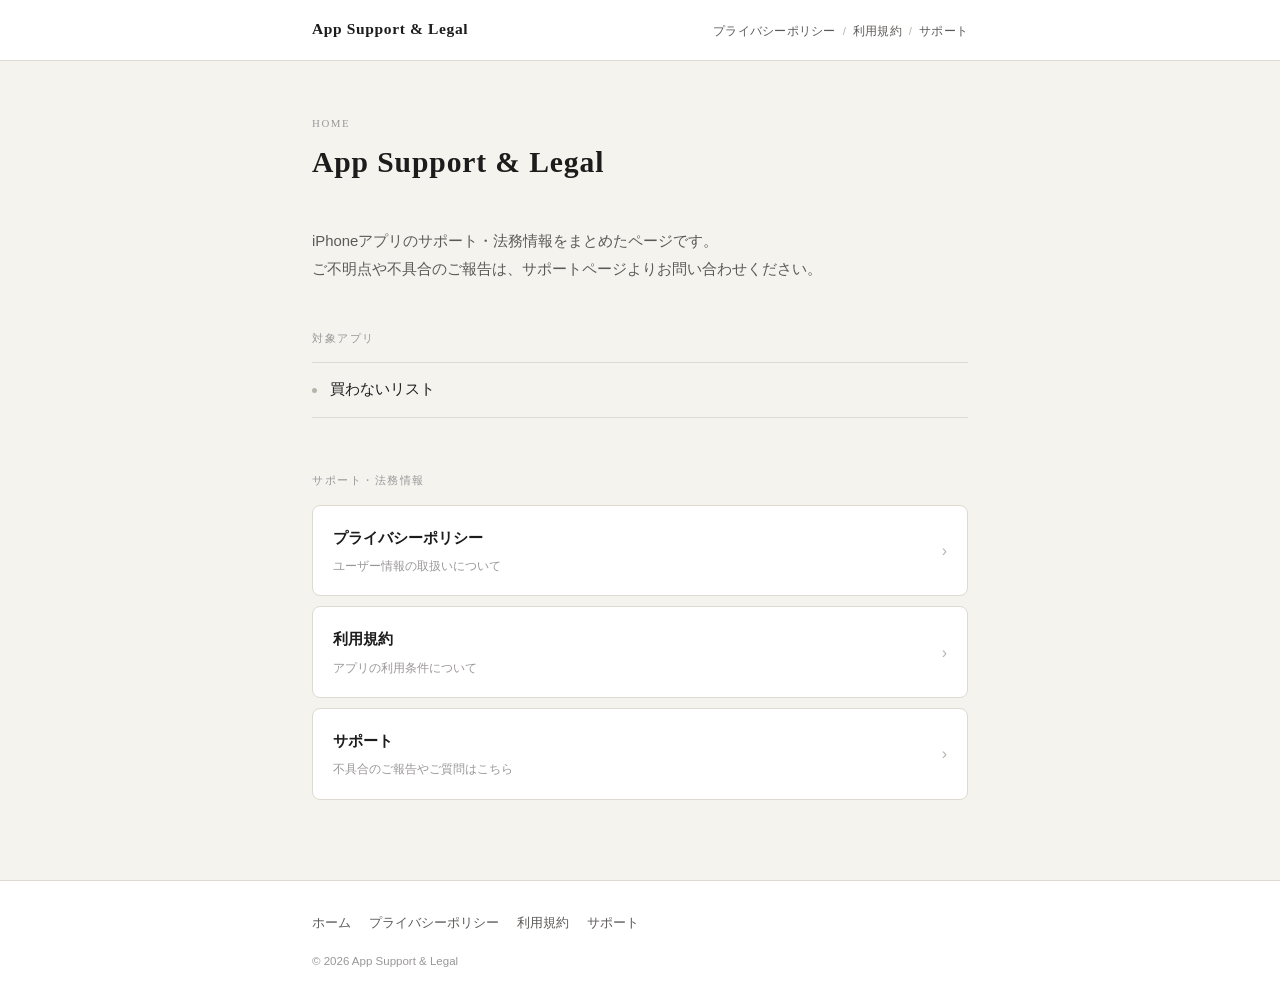
<file: index.html>
<!DOCTYPE html>
<html lang="ja">
<head>
  <meta charset="UTF-8">
  <meta name="viewport" content="width=device-width, initial-scale=1.0">
  <meta name="description" content="個人開発iPhoneアプリのサポート・法務情報ページです。プライバシーポリシー、利用規約、お問い合わせ先をご確認いただけます。">
  <title>App Support &amp; Legal</title>
  <link rel="stylesheet" href="style.css">
</head>
<body>

  <header class="site-header">
    <div class="container header-inner">
      <a href="index.html" class="site-logo">App Support &amp; Legal</a>
      <nav aria-label="サイトナビゲーション">
        <ul class="header-nav-list">
          <li><a href="privacy.html">プライバシーポリシー</a></li>
          <li><a href="terms.html">利用規約</a></li>
          <li><a href="support.html">サポート</a></li>
        </ul>
      </nav>
    </div>
  </header>

  <main>
    <div class="container">

      <div class="page-heading">
        <p class="page-eyebrow">Home</p>
        <h1>App Support &amp; Legal</h1>
      </div>

      <p class="lead-text">
        iPhoneアプリのサポート・法務情報をまとめたページです。<br>
        ご不明点や不具合のご報告は、サポートページよりお問い合わせください。
      </p>

      <!-- 対象アプリ：アプリの追加・削除は <li> を編集してください -->
      <p class="section-label">対象アプリ</p>
      <ul class="app-list">
        <li><span class="dot" aria-hidden="true"></span>買わないリスト</li>
      </ul>

      <p class="section-label">サポート・法務情報</p>
      <nav aria-label="ページ一覧">
        <div class="card-group">
          <a href="privacy.html" class="page-card">
            <div class="card-info">
              <span class="card-title">プライバシーポリシー</span>
              <span class="card-hint">ユーザー情報の取扱いについて</span>
            </div>
            <span class="arrow" aria-hidden="true">›</span>
          </a>
          <a href="terms.html" class="page-card">
            <div class="card-info">
              <span class="card-title">利用規約</span>
              <span class="card-hint">アプリの利用条件について</span>
            </div>
            <span class="arrow" aria-hidden="true">›</span>
          </a>
          <a href="support.html" class="page-card">
            <div class="card-info">
              <span class="card-title">サポート</span>
              <span class="card-hint">不具合のご報告やご質問はこちら</span>
            </div>
            <span class="arrow" aria-hidden="true">›</span>
          </a>
        </div>
      </nav>

    </div>
  </main>

  <footer class="site-footer">
    <div class="container">
      <nav aria-label="フッターナビゲーション">
        <ul class="footer-nav">
          <li><a href="index.html">ホーム</a></li>
          <li><a href="privacy.html">プライバシーポリシー</a></li>
          <li><a href="terms.html">利用規約</a></li>
          <li><a href="support.html">サポート</a></li>
        </ul>
      </nav>
      <p class="footer-copy">&copy; 2026 App Support &amp; Legal</p>
    </div>
  </footer>

</body>
</html>
</file>
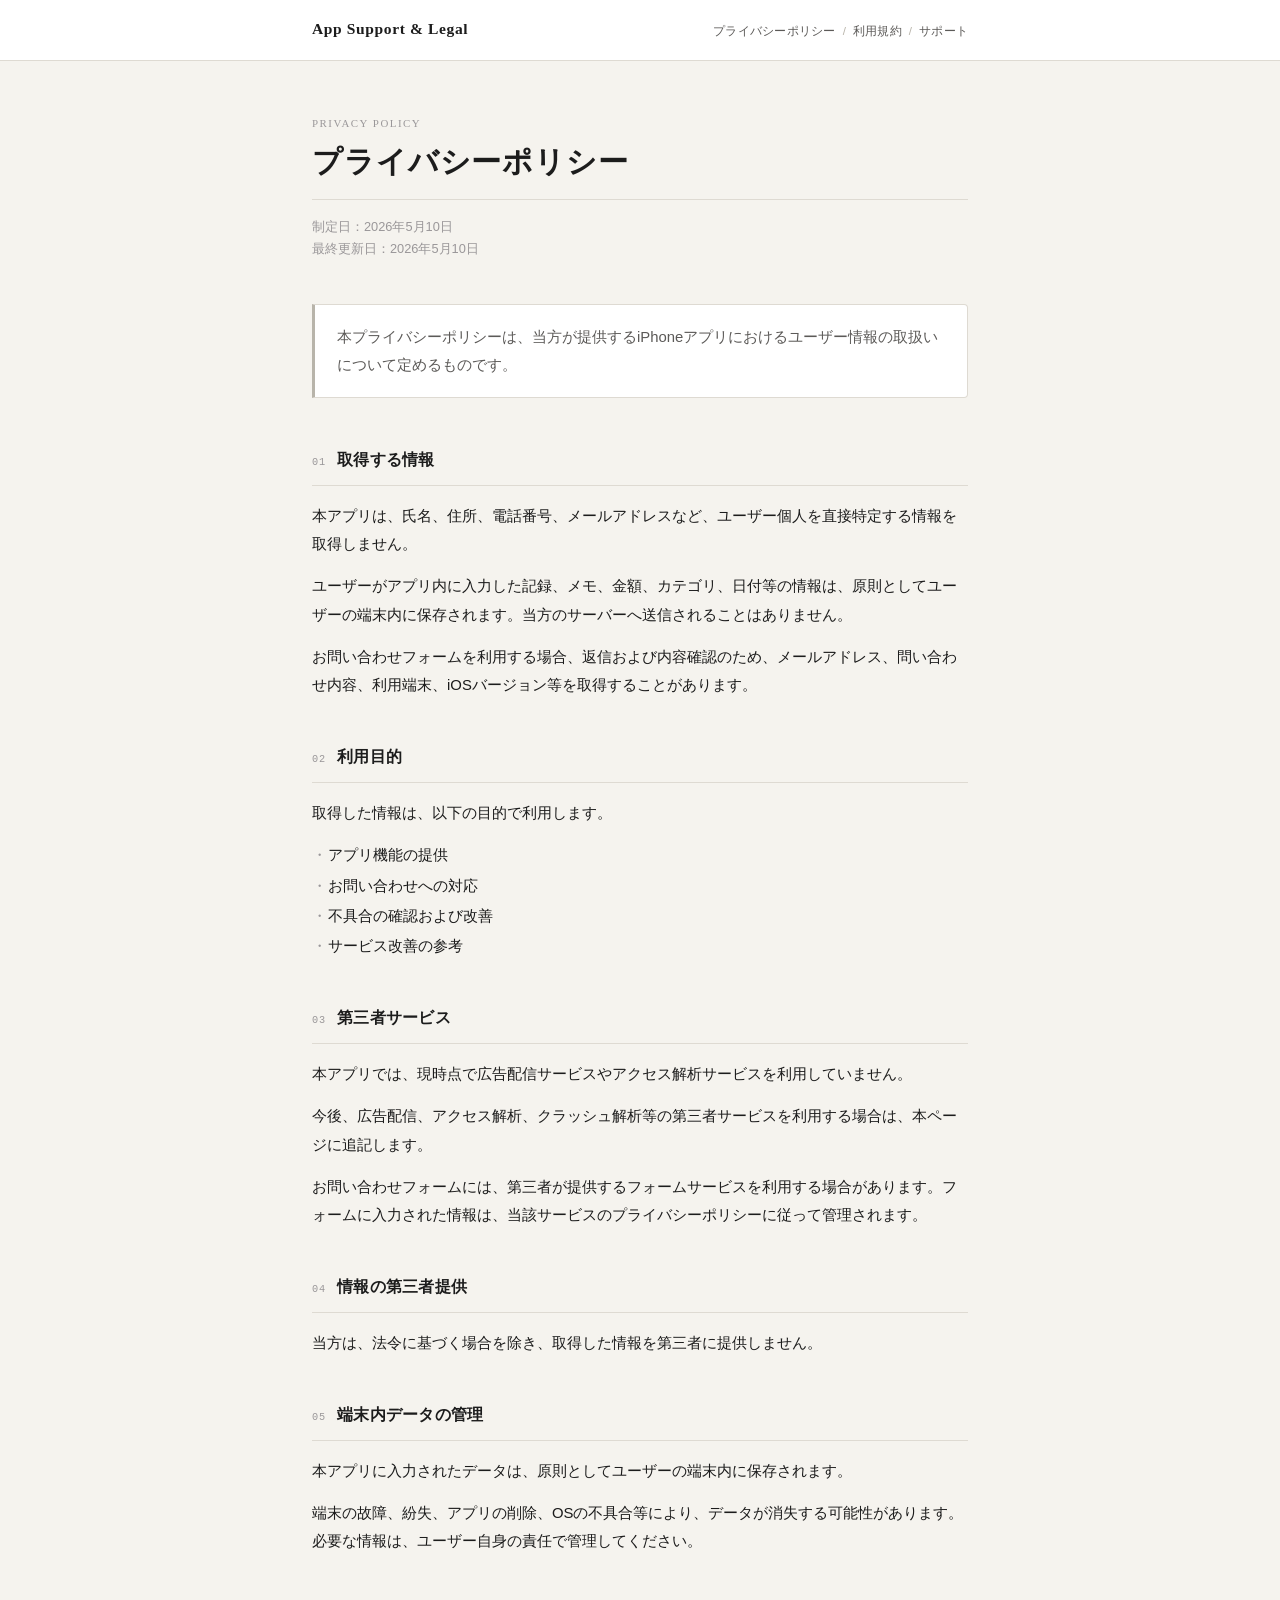
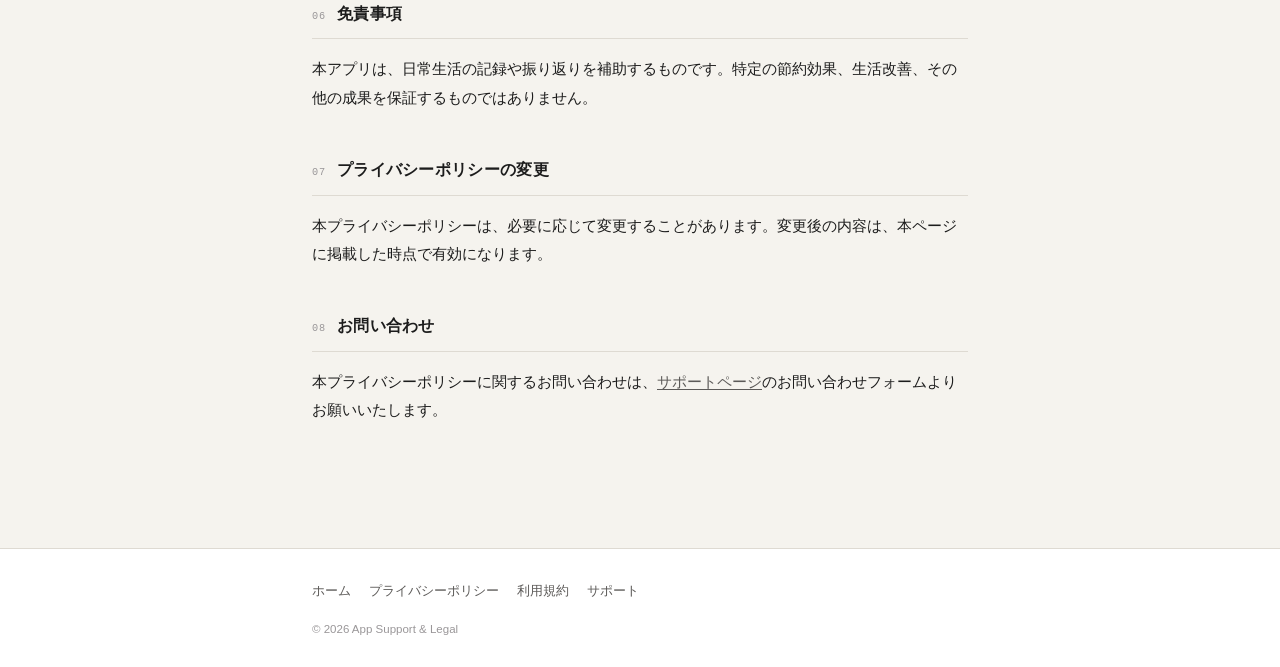
<file: privacy.html>
<!DOCTYPE html>
<html lang="ja">
<head>
  <meta charset="UTF-8">
  <meta name="viewport" content="width=device-width, initial-scale=1.0">
  <meta name="description" content="個人開発iPhoneアプリにおけるユーザー情報の取扱いについて定めたプライバシーポリシーです。">
  <title>プライバシーポリシー | App Support &amp; Legal</title>
  <link rel="stylesheet" href="style.css">
</head>
<body>

  <header class="site-header">
    <div class="container header-inner">
      <a href="index.html" class="site-logo">App Support &amp; Legal</a>
      <nav aria-label="サイトナビゲーション">
        <ul class="header-nav-list">
          <li><a href="privacy.html">プライバシーポリシー</a></li>
          <li><a href="terms.html">利用規約</a></li>
          <li><a href="support.html">サポート</a></li>
        </ul>
      </nav>
    </div>
  </header>

  <main>
    <div class="container">

      <div class="page-heading">
        <p class="page-eyebrow">Privacy Policy</p>
        <h1>プライバシーポリシー</h1>
        <p class="page-meta">
          制定日：2026年5月10日<br>
          最終更新日：2026年5月10日
        </p>
      </div>

      <p class="intro-text">
        本プライバシーポリシーは、当方が提供するiPhoneアプリにおけるユーザー情報の取扱いについて定めるものです。
      </p>

      <section class="legal-section" aria-labelledby="sec1">
        <h2 id="sec1"><span class="sec-n">01</span>取得する情報</h2>
        <p>本アプリは、氏名、住所、電話番号、メールアドレスなど、ユーザー個人を直接特定する情報を取得しません。</p>
        <p>ユーザーがアプリ内に入力した記録、メモ、金額、カテゴリ、日付等の情報は、原則としてユーザーの端末内に保存されます。当方のサーバーへ送信されることはありません。</p>
        <p>お問い合わせフォームを利用する場合、返信および内容確認のため、メールアドレス、問い合わせ内容、利用端末、iOSバージョン等を取得することがあります。</p>
      </section>

      <section class="legal-section" aria-labelledby="sec2">
        <h2 id="sec2"><span class="sec-n">02</span>利用目的</h2>
        <p>取得した情報は、以下の目的で利用します。</p>
        <ul class="bullet-list">
          <li>アプリ機能の提供</li>
          <li>お問い合わせへの対応</li>
          <li>不具合の確認および改善</li>
          <li>サービス改善の参考</li>
        </ul>
      </section>

      <section class="legal-section" aria-labelledby="sec3">
        <h2 id="sec3"><span class="sec-n">03</span>第三者サービス</h2>
        <p>本アプリでは、現時点で広告配信サービスやアクセス解析サービスを利用していません。</p>
        <p>今後、広告配信、アクセス解析、クラッシュ解析等の第三者サービスを利用する場合は、本ページに追記します。</p>
        <p>お問い合わせフォームには、第三者が提供するフォームサービスを利用する場合があります。フォームに入力された情報は、当該サービスのプライバシーポリシーに従って管理されます。</p>
      </section>

      <section class="legal-section" aria-labelledby="sec4">
        <h2 id="sec4"><span class="sec-n">04</span>情報の第三者提供</h2>
        <p>当方は、法令に基づく場合を除き、取得した情報を第三者に提供しません。</p>
      </section>

      <section class="legal-section" aria-labelledby="sec5">
        <h2 id="sec5"><span class="sec-n">05</span>端末内データの管理</h2>
        <p>本アプリに入力されたデータは、原則としてユーザーの端末内に保存されます。</p>
        <p>端末の故障、紛失、アプリの削除、OSの不具合等により、データが消失する可能性があります。必要な情報は、ユーザー自身の責任で管理してください。</p>
      </section>

      <section class="legal-section" aria-labelledby="sec6">
        <h2 id="sec6"><span class="sec-n">06</span>免責事項</h2>
        <p>本アプリは、日常生活の記録や振り返りを補助するものです。特定の節約効果、生活改善、その他の成果を保証するものではありません。</p>
      </section>

      <section class="legal-section" aria-labelledby="sec7">
        <h2 id="sec7"><span class="sec-n">07</span>プライバシーポリシーの変更</h2>
        <p>本プライバシーポリシーは、必要に応じて変更することがあります。変更後の内容は、本ページに掲載した時点で有効になります。</p>
      </section>

      <section class="legal-section" aria-labelledby="sec8">
        <h2 id="sec8"><span class="sec-n">08</span>お問い合わせ</h2>
        <p>本プライバシーポリシーに関するお問い合わせは、<a href="support.html" class="content-link">サポートページ</a>のお問い合わせフォームよりお願いいたします。</p>
      </section>

    </div>
  </main>

  <footer class="site-footer">
    <div class="container">
      <nav aria-label="フッターナビゲーション">
        <ul class="footer-nav">
          <li><a href="index.html">ホーム</a></li>
          <li><a href="privacy.html">プライバシーポリシー</a></li>
          <li><a href="terms.html">利用規約</a></li>
          <li><a href="support.html">サポート</a></li>
        </ul>
      </nav>
      <p class="footer-copy">&copy; 2026 App Support &amp; Legal</p>
    </div>
  </footer>

</body>
</html>
</file>
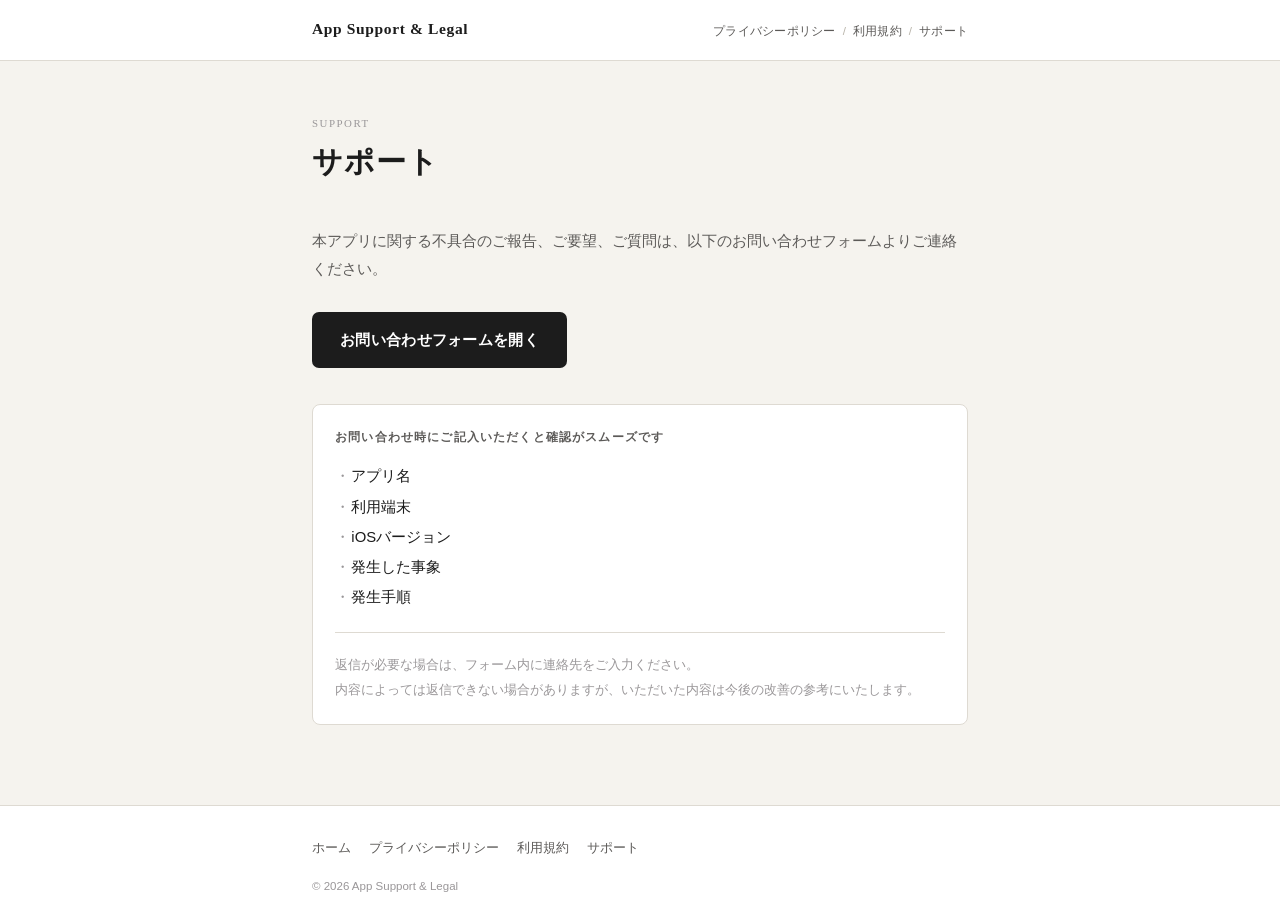
<file: support.html>
<!DOCTYPE html>
<html lang="ja">
<head>
  <meta charset="UTF-8">
  <meta name="viewport" content="width=device-width, initial-scale=1.0">
  <meta name="description" content="個人開発iPhoneアプリに関する不具合報告、ご要望、ご質問はこちらからお問い合わせください。">
  <title>サポート | App Support &amp; Legal</title>
  <link rel="stylesheet" href="style.css">
</head>
<body>

  <header class="site-header">
    <div class="container header-inner">
      <a href="index.html" class="site-logo">App Support &amp; Legal</a>
      <nav aria-label="サイトナビゲーション">
        <ul class="header-nav-list">
          <li><a href="privacy.html">プライバシーポリシー</a></li>
          <li><a href="terms.html">利用規約</a></li>
          <li><a href="support.html">サポート</a></li>
        </ul>
      </nav>
    </div>
  </header>

  <main>
    <div class="container">

      <div class="page-heading">
        <p class="page-eyebrow">Support</p>
        <h1>サポート</h1>
      </div>

      <p class="support-lead">
        本アプリに関する不具合のご報告、ご要望、ご質問は、以下のお問い合わせフォームよりご連絡ください。
      </p>

      <!-- お問い合わせフォームURL：href を実際の Google フォーム URL に差し替えてください -->
      <div class="cta-wrap">
        <a class="btn-form" href="https://forms.gle/p2AXJgVRTV86is8z9" target="_blank" rel="noopener noreferrer">
          お問い合わせフォームを開く
        </a>
      </div>

      <div class="info-panel">
        <h3>お問い合わせ時にご記入いただくと確認がスムーズです</h3>
        <ul class="bullet-list">
          <li>アプリ名</li>
          <li>利用端末</li>
          <li>iOSバージョン</li>
          <li>発生した事象</li>
          <li>発生手順</li>
        </ul>
        <p class="note-text">
          返信が必要な場合は、フォーム内に連絡先をご入力ください。<br>
          内容によっては返信できない場合がありますが、いただいた内容は今後の改善の参考にいたします。
        </p>
      </div>

    </div>
  </main>

  <footer class="site-footer">
    <div class="container">
      <nav aria-label="フッターナビゲーション">
        <ul class="footer-nav">
          <li><a href="index.html">ホーム</a></li>
          <li><a href="privacy.html">プライバシーポリシー</a></li>
          <li><a href="terms.html">利用規約</a></li>
          <li><a href="support.html">サポート</a></li>
        </ul>
      </nav>
      <p class="footer-copy">&copy; 2026 App Support &amp; Legal</p>
    </div>
  </footer>

</body>
</html>
</file>
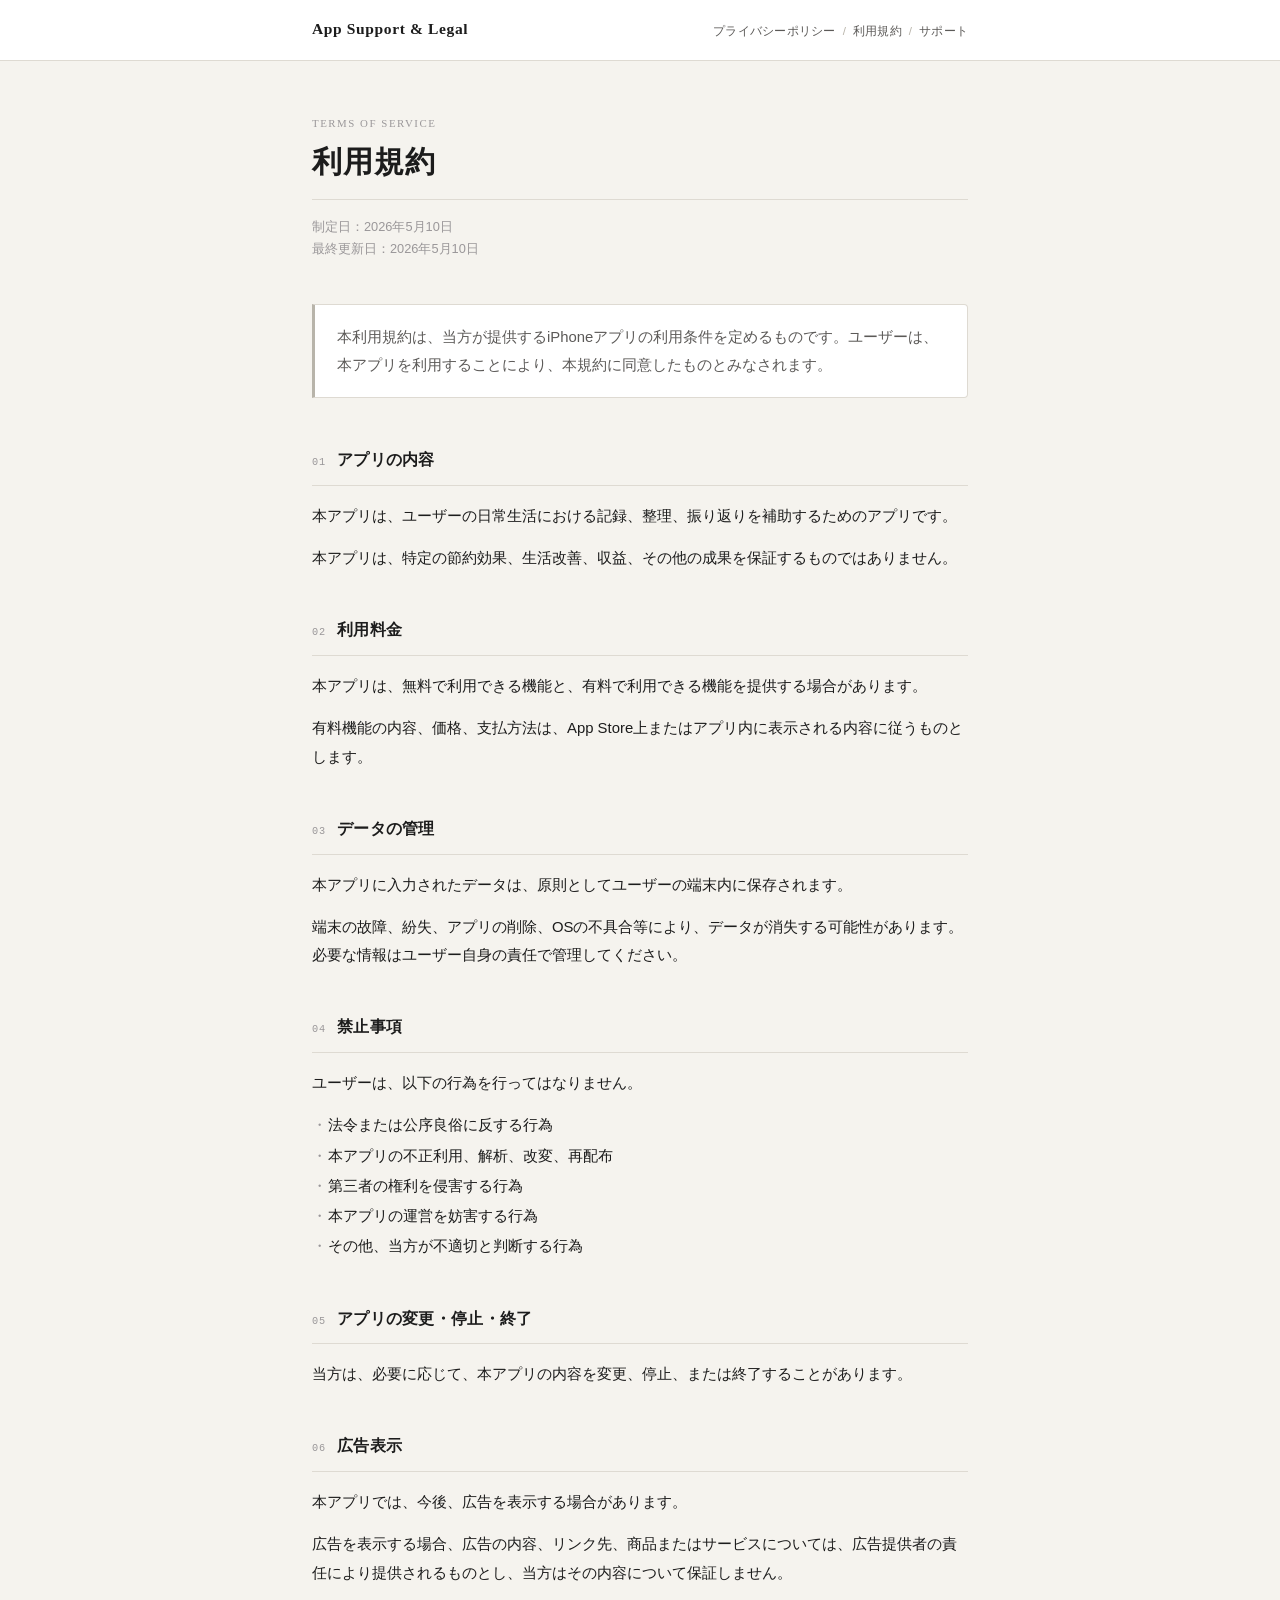
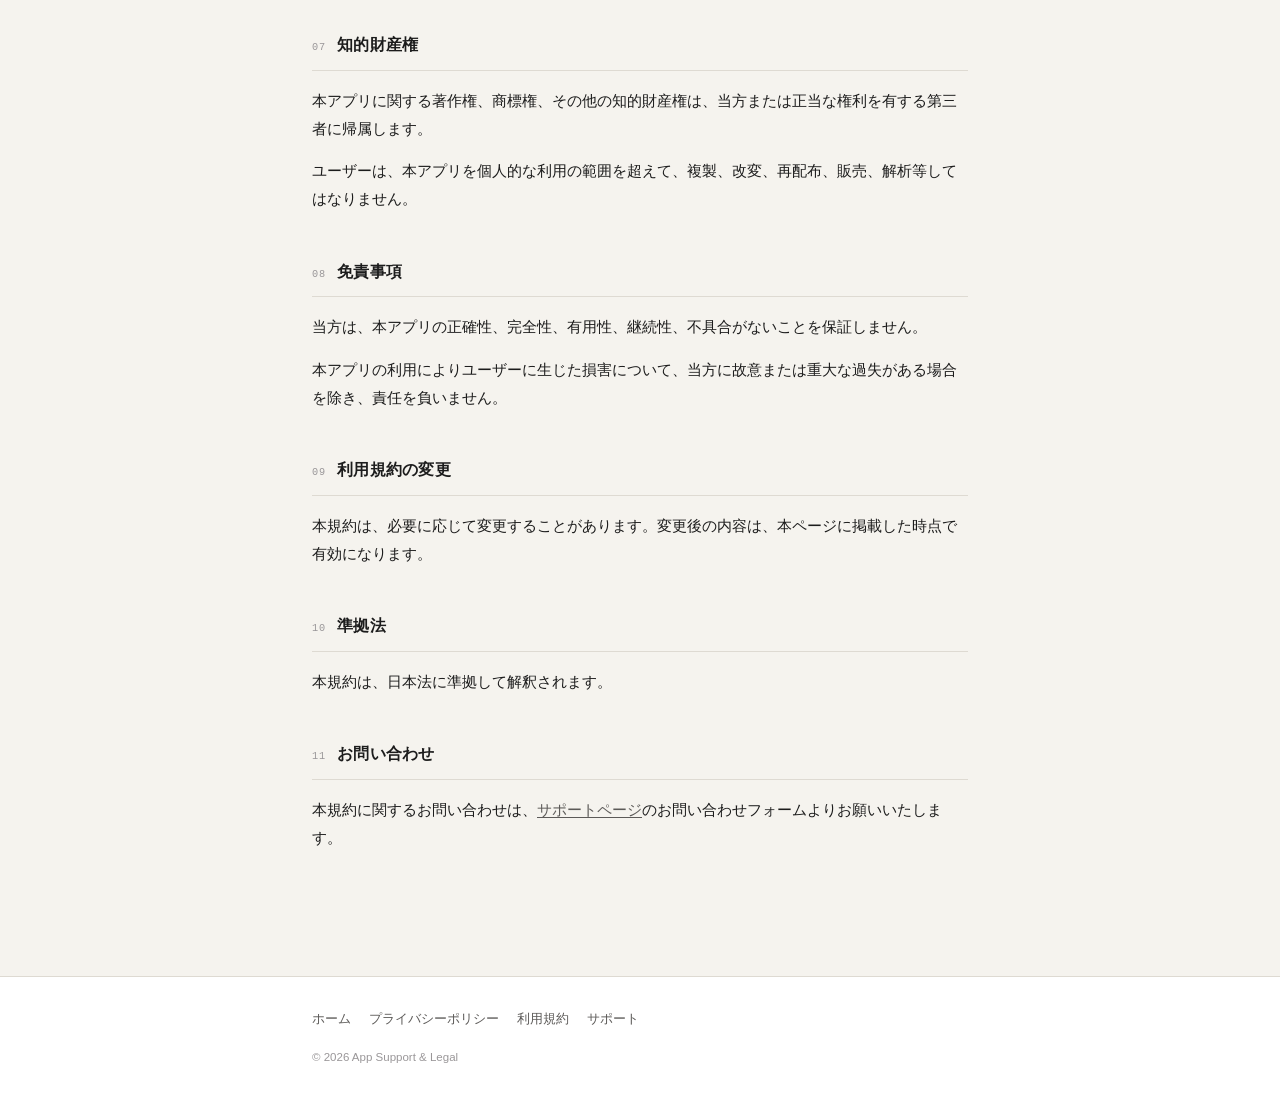
<file: terms.html>
<!DOCTYPE html>
<html lang="ja">
<head>
  <meta charset="UTF-8">
  <meta name="viewport" content="width=device-width, initial-scale=1.0">
  <meta name="description" content="個人開発iPhoneアプリの利用条件を定めた利用規約です。">
  <title>利用規約 | App Support &amp; Legal</title>
  <link rel="stylesheet" href="style.css">
</head>
<body>

  <header class="site-header">
    <div class="container header-inner">
      <a href="index.html" class="site-logo">App Support &amp; Legal</a>
      <nav aria-label="サイトナビゲーション">
        <ul class="header-nav-list">
          <li><a href="privacy.html">プライバシーポリシー</a></li>
          <li><a href="terms.html">利用規約</a></li>
          <li><a href="support.html">サポート</a></li>
        </ul>
      </nav>
    </div>
  </header>

  <main>
    <div class="container">

      <div class="page-heading">
        <p class="page-eyebrow">Terms of Service</p>
        <h1>利用規約</h1>
        <p class="page-meta">
          制定日：2026年5月10日<br>
          最終更新日：2026年5月10日
        </p>
      </div>

      <p class="intro-text">
        本利用規約は、当方が提供するiPhoneアプリの利用条件を定めるものです。ユーザーは、本アプリを利用することにより、本規約に同意したものとみなされます。
      </p>

      <section class="legal-section" aria-labelledby="sec1">
        <h2 id="sec1"><span class="sec-n">01</span>アプリの内容</h2>
        <p>本アプリは、ユーザーの日常生活における記録、整理、振り返りを補助するためのアプリです。</p>
        <p>本アプリは、特定の節約効果、生活改善、収益、その他の成果を保証するものではありません。</p>
      </section>

      <section class="legal-section" aria-labelledby="sec2">
        <h2 id="sec2"><span class="sec-n">02</span>利用料金</h2>
        <p>本アプリは、無料で利用できる機能と、有料で利用できる機能を提供する場合があります。</p>
        <p>有料機能の内容、価格、支払方法は、App Store上またはアプリ内に表示される内容に従うものとします。</p>
      </section>

      <section class="legal-section" aria-labelledby="sec3">
        <h2 id="sec3"><span class="sec-n">03</span>データの管理</h2>
        <p>本アプリに入力されたデータは、原則としてユーザーの端末内に保存されます。</p>
        <p>端末の故障、紛失、アプリの削除、OSの不具合等により、データが消失する可能性があります。必要な情報はユーザー自身の責任で管理してください。</p>
      </section>

      <section class="legal-section" aria-labelledby="sec4">
        <h2 id="sec4"><span class="sec-n">04</span>禁止事項</h2>
        <p>ユーザーは、以下の行為を行ってはなりません。</p>
        <ul class="bullet-list">
          <li>法令または公序良俗に反する行為</li>
          <li>本アプリの不正利用、解析、改変、再配布</li>
          <li>第三者の権利を侵害する行為</li>
          <li>本アプリの運営を妨害する行為</li>
          <li>その他、当方が不適切と判断する行為</li>
        </ul>
      </section>

      <section class="legal-section" aria-labelledby="sec5">
        <h2 id="sec5"><span class="sec-n">05</span>アプリの変更・停止・終了</h2>
        <p>当方は、必要に応じて、本アプリの内容を変更、停止、または終了することがあります。</p>
      </section>

      <section class="legal-section" aria-labelledby="sec6">
        <h2 id="sec6"><span class="sec-n">06</span>広告表示</h2>
        <p>本アプリでは、今後、広告を表示する場合があります。</p>
        <p>広告を表示する場合、広告の内容、リンク先、商品またはサービスについては、広告提供者の責任により提供されるものとし、当方はその内容について保証しません。</p>
      </section>

      <section class="legal-section" aria-labelledby="sec7">
        <h2 id="sec7"><span class="sec-n">07</span>知的財産権</h2>
        <p>本アプリに関する著作権、商標権、その他の知的財産権は、当方または正当な権利を有する第三者に帰属します。</p>
        <p>ユーザーは、本アプリを個人的な利用の範囲を超えて、複製、改変、再配布、販売、解析等してはなりません。</p>
      </section>

      <section class="legal-section" aria-labelledby="sec8">
        <h2 id="sec8"><span class="sec-n">08</span>免責事項</h2>
        <p>当方は、本アプリの正確性、完全性、有用性、継続性、不具合がないことを保証しません。</p>
        <p>本アプリの利用によりユーザーに生じた損害について、当方に故意または重大な過失がある場合を除き、責任を負いません。</p>
      </section>

      <section class="legal-section" aria-labelledby="sec9">
        <h2 id="sec9"><span class="sec-n">09</span>利用規約の変更</h2>
        <p>本規約は、必要に応じて変更することがあります。変更後の内容は、本ページに掲載した時点で有効になります。</p>
      </section>

      <section class="legal-section" aria-labelledby="sec10">
        <h2 id="sec10"><span class="sec-n">10</span>準拠法</h2>
        <p>本規約は、日本法に準拠して解釈されます。</p>
      </section>

      <section class="legal-section" aria-labelledby="sec11">
        <h2 id="sec11"><span class="sec-n">11</span>お問い合わせ</h2>
        <p>本規約に関するお問い合わせは、<a href="support.html" class="content-link">サポートページ</a>のお問い合わせフォームよりお願いいたします。</p>
      </section>

    </div>
  </main>

  <footer class="site-footer">
    <div class="container">
      <nav aria-label="フッターナビゲーション">
        <ul class="footer-nav">
          <li><a href="index.html">ホーム</a></li>
          <li><a href="privacy.html">プライバシーポリシー</a></li>
          <li><a href="terms.html">利用規約</a></li>
          <li><a href="support.html">サポート</a></li>
        </ul>
      </nav>
      <p class="footer-copy">&copy; 2026 App Support &amp; Legal</p>
    </div>
  </footer>

</body>
</html>
</file>
<file: style.css>
/* =============================================
   App Support & Legal — style.css
   ============================================= */

*, *::before, *::after {
  box-sizing: border-box;
  margin: 0;
  padding: 0;
}

html {
  font-size: 16px;
  -webkit-text-size-adjust: 100%;
}

:root {
  --bg:         #f5f3ee;
  --surface:    #ffffff;
  --text:       #1c1c1c;
  --text-sub:   #5c5a58;
  --text-muted: #9a9799;
  --border:     #dedad2;
  --border-em:  #b8b4aa;
}

body {
  font-family: -apple-system, "Hiragino Kaku Gothic ProN", "Hiragino Sans",
               "Yu Gothic", "Meiryo", sans-serif;
  background-color: var(--bg);
  color: var(--text);
  line-height: 1.85;
  display: flex;
  flex-direction: column;
  min-height: 100vh;
}

/* ── Container ── */
.container {
  max-width: 700px;
  margin: 0 auto;
  padding: 0 22px;
  width: 100%;
}

/* ── Site Header ── */
.site-header {
  background: var(--surface);
  border-bottom: 1px solid var(--border);
  padding: 15px 0;
}

.header-inner {
  display: flex;
  align-items: center;
  justify-content: space-between;
  flex-wrap: wrap;
  gap: 10px;
}

.site-logo {
  font-family: "Hiragino Mincho ProN", "Yu Mincho", "HiraMinProN-W3", serif;
  font-size: 0.97rem;
  font-weight: 600;
  color: var(--text);
  text-decoration: none;
  letter-spacing: 0.04em;
}

.site-logo:hover { color: var(--text-sub); }

.header-nav-list {
  display: flex;
  list-style: none;
  align-items: center;
  flex-wrap: wrap;
  gap: 0;
}

.header-nav-list li + li::before {
  content: "/";
  color: var(--border-em);
  padding: 0 7px;
  font-size: 0.72rem;
}

.header-nav-list a {
  font-size: 0.76rem;
  color: var(--text-sub);
  text-decoration: none;
  letter-spacing: 0.02em;
}

.header-nav-list a:hover { color: var(--text); }

/* ── Main ── */
main {
  flex: 1;
  padding: 52px 0 80px;
}

/* ── Page Heading ── */
.page-heading {
  margin-bottom: 44px;
}

.page-eyebrow {
  font-size: 0.68rem;
  letter-spacing: 0.14em;
  text-transform: uppercase;
  color: var(--text-muted);
  margin-bottom: 10px;
  font-family: "Hiragino Mincho ProN", "Yu Mincho", serif;
}

h1 {
  font-family: "Hiragino Mincho ProN", "Yu Mincho", "HiraMinProN-W3", serif;
  font-size: clamp(1.45rem, 5vw, 1.85rem);
  font-weight: 600;
  color: var(--text);
  line-height: 1.35;
  letter-spacing: 0.03em;
}

.page-meta {
  font-size: 0.8rem;
  color: var(--text-muted);
  line-height: 1.7;
  margin-top: 16px;
  padding-top: 16px;
  border-top: 1px solid var(--border);
}

/* ── Intro Text (legal pages) ── */
.intro-text {
  font-size: 0.93rem;
  line-height: 1.9;
  color: var(--text-sub);
  padding: 18px 22px;
  background: var(--surface);
  border: 1px solid var(--border);
  border-left: 3px solid var(--border-em);
  border-radius: 0 4px 4px 0;
  margin-bottom: 48px;
}

/* ── Legal Sections ── */
.legal-section {
  margin-bottom: 44px;
}

h2 {
  font-family: "Hiragino Mincho ProN", "Yu Mincho", "HiraMinProN-W3", serif;
  font-size: 0.97rem;
  font-weight: 600;
  color: var(--text);
  margin-bottom: 16px;
  padding-bottom: 10px;
  border-bottom: 1px solid var(--border);
  letter-spacing: 0.02em;
  display: flex;
  align-items: baseline;
  gap: 11px;
}

.sec-n {
  font-size: 0.64rem;
  font-family: "Courier New", Courier, monospace;
  color: var(--text-muted);
  font-weight: 400;
  letter-spacing: 0.08em;
  flex-shrink: 0;
}

p {
  font-size: 0.93rem;
  line-height: 1.9;
  color: var(--text);
  margin-bottom: 14px;
}

p:last-child { margin-bottom: 0; }

/* ── Bullet List (legal body) ── */
.bullet-list {
  list-style: none;
  padding-left: 0;
  margin-bottom: 14px;
}

.bullet-list li {
  font-size: 0.93rem;
  line-height: 1.9;
  color: var(--text);
  padding-left: 1.1em;
  position: relative;
  margin-bottom: 2px;
}

.bullet-list li::before {
  content: "・";
  position: absolute;
  left: 0;
  color: var(--text-muted);
}

.bullet-list:last-child { margin-bottom: 0; }

/* ── Index: Section Label ── */
.section-label {
  font-size: 0.68rem;
  letter-spacing: 0.14em;
  text-transform: uppercase;
  color: var(--text-muted);
  margin-bottom: 14px;
  font-family: "Hiragino Mincho ProN", "Yu Mincho", serif;
}

.lead-text {
  font-size: 0.93rem;
  line-height: 1.9;
  color: var(--text-sub);
  margin-bottom: 44px;
}

/* ── Index: App List ── */
.app-list {
  list-style: none;
  padding: 0;
  margin-bottom: 52px;
}

.app-list li {
  display: flex;
  align-items: center;
  gap: 13px;
  padding: 13px 0;
  border-bottom: 1px solid var(--border);
  font-size: 0.93rem;
  color: var(--text);
}

.app-list li:first-child { border-top: 1px solid var(--border); }

.dot {
  width: 5px;
  height: 5px;
  border-radius: 50%;
  background: var(--border-em);
  flex-shrink: 0;
}

/* ── Index: Page Cards ── */
.card-group {
  display: flex;
  flex-direction: column;
  gap: 10px;
}

.page-card {
  display: flex;
  align-items: center;
  justify-content: space-between;
  background: var(--surface);
  border: 1px solid var(--border);
  border-radius: 8px;
  padding: 18px 20px;
  text-decoration: none;
  color: var(--text);
  transition: border-color 0.15s ease, background 0.15s ease;
  min-height: 44px;
}

.page-card:hover {
  border-color: var(--border-em);
  background: #faf8f3;
}

.card-info {
  display: flex;
  flex-direction: column;
  gap: 3px;
}

.card-title {
  font-size: 0.95rem;
  font-weight: 600;
  font-family: "Hiragino Mincho ProN", "Yu Mincho", serif;
  color: var(--text);
}

.card-hint {
  font-size: 0.77rem;
  color: var(--text-muted);
}

.arrow {
  color: var(--border-em);
  font-size: 1rem;
  flex-shrink: 0;
  margin-left: 8px;
}

/* ── Support Page ── */
.support-lead {
  font-size: 0.93rem;
  line-height: 1.9;
  color: var(--text-sub);
  margin-bottom: 28px;
}

.cta-wrap {
  margin: 24px 0 36px;
}

.btn-form {
  display: inline-flex;
  align-items: center;
  gap: 8px;
  background: var(--text);
  color: #fff;
  text-decoration: none;
  padding: 14px 28px;
  border-radius: 7px;
  font-size: 0.95rem;
  font-weight: 600;
  letter-spacing: 0.02em;
  min-height: 44px;
  transition: background 0.15s ease;
}

.btn-form:hover { background: #383838; }

.info-panel {
  background: var(--surface);
  border: 1px solid var(--border);
  border-radius: 8px;
  padding: 22px;
}

.info-panel h3 {
  font-size: 0.73rem;
  font-weight: 600;
  color: var(--text-sub);
  letter-spacing: 0.1em;
  text-transform: uppercase;
  font-family: "Hiragino Mincho ProN", "Yu Mincho", serif;
  margin-bottom: 14px;
}

.note-text {
  font-size: 0.84rem;
  color: var(--text-muted);
  line-height: 1.85;
  margin-top: 20px;
  padding-top: 20px;
  border-top: 1px solid var(--border);
}

/* ── Site Footer ── */
.site-footer {
  background: var(--surface);
  border-top: 1px solid var(--border);
  padding: 26px 0;
}

.footer-nav {
  display: flex;
  flex-wrap: wrap;
  gap: 6px 18px;
  list-style: none;
  margin-bottom: 14px;
}

.footer-nav a {
  font-size: 0.79rem;
  color: var(--text-sub);
  text-decoration: none;
}

.footer-nav a:hover { color: var(--text); }

.footer-copy {
  font-size: 0.72rem;
  color: var(--text-muted);
}

/* ── Links ── */
a {
  color: var(--text);
  text-underline-offset: 2px;
}

.content-link {
  color: var(--text-sub);
  text-decoration: underline;
}

.content-link:hover { color: var(--text); }

/* ── Responsive ── */
@media (max-width: 560px) {
  main { padding: 36px 0 60px; }
  .page-heading { margin-bottom: 32px; }
  .legal-section { margin-bottom: 32px; }
  .page-card { padding: 15px 16px; }
  .app-list li { padding: 12px 0; }
  .info-panel { padding: 18px; }
  .header-nav-list { display: none; }
}
</file>
